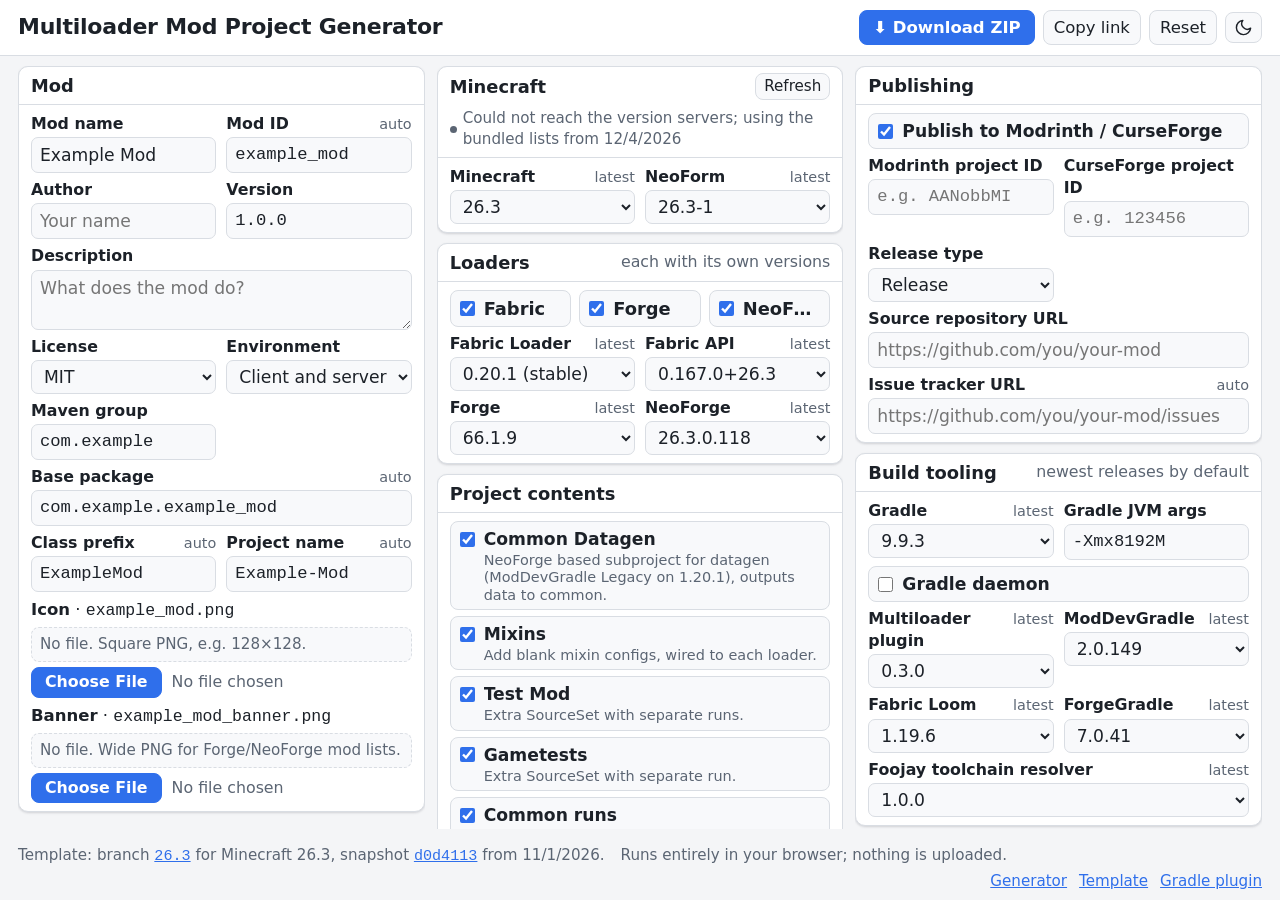
<file: index.html>
<!DOCTYPE html>
<html lang="en">
<head>
<meta charset="utf-8">
<meta name="viewport" content="width=device-width, initial-scale=1">
<title>Multiloader Mod Project Generator</title>
<meta name="description" content="Generate a ready-to-build Minecraft multiloader mod project (Fabric, Forge, NeoForge) from the Morthen-Mods Multiloader-Template.">
<script>
  // runs before the stylesheet applies: stored choice wins, otherwise follow the system
  (function () {
    var stored = null;
    try { stored = localStorage.getItem('modgen.theme'); } catch (e) {}
    var dark = stored ? stored === 'dark' : matchMedia('(prefers-color-scheme: dark)').matches;
    document.documentElement.dataset.theme = dark ? 'dark' : 'light';
  })();
</script>
<link rel="stylesheet" href="css/style.css">
<link rel="icon" href="data:image/svg+xml,%3Csvg xmlns='http://www.w3.org/2000/svg' viewBox='0 0 16 16'%3E%3Crect width='16' height='16' rx='3' fill='%232f6feb'/%3E%3Cpath d='M4 4h8v2H4zm0 3h8v2H4zm0 3h5v2H4z' fill='white'/%3E%3C/svg%3E">
</head>
<body>
<header class="app-header">
  <div class="brand">
    <h1>Multiloader Mod Project Generator</h1>
  </div>
  <div class="toolbar">
    <button type="button" class="btn primary" id="btn-download">⬇ Download ZIP</button>
    <button type="button" class="btn small" id="btn-share" title="Copy a link that restores this configuration">Copy link</button>
    <button type="button" class="btn small" id="btn-reset" title="Back to the defaults">Reset</button>
    <button type="button" class="btn small icon" id="btn-theme" aria-label="Switch between light and dark mode">
      <svg class="i-moon" viewBox="0 0 24 24" aria-hidden="true"><path d="M21 12.8A9 9 0 1 1 11.2 3a7 7 0 0 0 9.8 9.8z"/></svg>
      <svg class="i-sun" viewBox="0 0 24 24" aria-hidden="true"><circle cx="12" cy="12" r="4.2"/><path d="M12 2.2v2M12 19.8v2M4.9 4.9l1.4 1.4M17.7 17.7l1.4 1.4M2.2 12h2M19.8 12h2M4.9 19.1l1.4-1.4M17.7 6.3l1.4-1.4"/></svg>
    </button>
  </div>
</header>

<form class="app-main" id="config-form" autocomplete="off" onsubmit="return false">

  <!-- ───────────────── column 1: the mod itself ───────────────── -->
  <div class="col">
    <section class="card">
      <div class="card-head">Mod</div>
      <div class="card-body">
        <div class="field">
          <label for="f-modName">Mod name</label>
          <input type="text" id="f-modName" data-key="modName" placeholder="Example Mod" title="Display name shown in mod lists.">
          <div class="error" data-error-for="modName"></div>
        </div>
        <div class="field">
          <label for="f-modId">Mod ID <span class="auto" data-auto-label="modId">auto</span></label>
          <div class="with-button">
            <input type="text" id="f-modId" class="mono" data-key="modId" data-auto="modId" placeholder="example_mod" spellcheck="false" title="Lowercase letters, digits, underscores. Used for namespaces, resource file names and the package.">
            <button type="button" class="reset-auto" data-reset-auto="modId" title="Derive from mod name again">↺</button>
          </div>
          <div class="error" data-error-for="modId"></div>
        </div>
        <div class="field">
          <label for="f-modAuthor">Author</label>
          <input type="text" id="f-modAuthor" data-key="modAuthor" placeholder="Your name">
          <div class="error" data-error-for="modAuthor"></div>
        </div>
        <div class="field">
          <label for="f-version">Version</label>
          <input type="text" id="f-version" class="mono" data-key="version" spellcheck="false" title="Jars are named <mc>-<version>.">
          <div class="error" data-error-for="version"></div>
        </div>
        <div class="field wide">
          <label for="f-modDescription">Description</label>
          <textarea id="f-modDescription" data-key="modDescription" rows="2" placeholder="What does the mod do?"></textarea>
          <div class="error" data-error-for="modDescription"></div>
        </div>
        <div class="field">
          <label for="f-modLicense">License</label>
          <select id="f-modLicense" data-key="modLicense" title="Writes a LICENSE file and the license field of the mod metadata."></select>
          <div class="error" data-error-for="modLicense"></div>
        </div>
        <div class="field">
          <label for="f-modSide">Environment</label>
          <select id="f-modSide" data-key="modSide" title="Where the mod has to be installed. Sets the environment of fabric.mod.json, clientSideOnly / displayTest in the Forge mods.toml and, when publishing, the Modrinth environment and CurseForge client/server tags (withModPublish side)."></select>
          <div class="error" data-error-for="modSide"></div>
        </div>
        <div class="field">
          <label for="f-group">Maven group</label>
          <input type="text" id="f-group" class="mono" data-key="group" placeholder="com.example" spellcheck="false" title="Reverse-domain style, e.g. com.example.">
          <div class="error" data-error-for="group"></div>
        </div>
        <div class="field wide">
          <label for="f-basePackage">Base package <span class="auto" data-auto-label="basePackage">auto</span></label>
          <div class="with-button">
            <input type="text" id="f-basePackage" class="mono" data-key="basePackage" data-auto="basePackage" spellcheck="false" title="Java package for all sources. Defaults to <group>.<mod id>.">
            <button type="button" class="reset-auto" data-reset-auto="basePackage" title="Derive from group and mod ID again">↺</button>
          </div>
          <div class="error" data-error-for="basePackage"></div>
        </div>
        <div class="field">
          <label for="f-classPrefix">Class prefix <span class="auto" data-auto-label="classPrefix">auto</span></label>
          <div class="with-button">
            <input type="text" id="f-classPrefix" class="mono" data-key="classPrefix" data-auto="classPrefix" spellcheck="false" title="Names the classes <Prefix>Mod, <Prefix>Provider, <Prefix>Test.">
            <button type="button" class="reset-auto" data-reset-auto="classPrefix" title="Derive from mod name again">↺</button>
          </div>
          <div class="error" data-error-for="classPrefix"></div>
        </div>
        <div class="field">
          <label for="f-rootProjectName">Project name <span class="auto" data-auto-label="rootProjectName">auto</span></label>
          <div class="with-button">
            <input type="text" id="f-rootProjectName" class="mono" data-key="rootProjectName" data-auto="rootProjectName" spellcheck="false" title="Gradle root project name; also the name of the downloaded ZIP.">
            <button type="button" class="reset-auto" data-reset-auto="rootProjectName" title="Derive from mod name again">↺</button>
          </div>
          <div class="error" data-error-for="rootProjectName"></div>
        </div>
        <div class="asset wide">
          <label for="f-icon"><strong>Icon</strong> · <span class="mono" data-asset-name="icon"></span></label>
          <div class="drop">
            <img data-asset-preview="icon" alt="" hidden>
            <div class="meta" data-asset-meta="icon">No file. Square PNG, e.g. 128×128.</div>
            <button type="button" class="remove" data-asset-remove="icon" hidden>Remove</button>
          </div>
          <input type="file" id="f-icon" accept="image/png" data-asset="icon">
        </div>
        <div class="asset wide">
          <label for="f-banner"><strong>Banner</strong> · <span class="mono" data-asset-name="banner"></span></label>
          <div class="drop">
            <img data-asset-preview="banner" alt="" hidden>
            <div class="meta" data-asset-meta="banner">No file. Wide PNG for Forge/NeoForge mod lists.</div>
            <button type="button" class="remove" data-asset-remove="banner" hidden>Remove</button>
          </div>
          <input type="file" id="f-banner" accept="image/png" data-asset="banner">
        </div>
      </div>
    </section>
  </div>

  <!-- ───────────────── column 2: what the mod targets and contains ───────────────── -->
  <div class="col">
    <section class="card" id="versions-card">
      <div class="card-head">
        <span>Minecraft</span>
        <button type="button" class="btn tiny" id="btn-refresh-versions" title="Fetch the version lists again">Refresh</button>
        <span class="versions-status loading" id="versions-status">
          <span class="dot"></span><span id="versions-status-text">Loading version lists…</span>
        </span>
      </div>
      <div class="card-body">
        <div class="field">
          <label for="f-minecraftVersion">Minecraft <span class="auto" data-auto-label="minecraftVersion" data-auto-word="latest">latest</span></label>
          <div class="select-custom">
            <div class="with-button"><select id="f-minecraftVersion" data-key="minecraftVersion" data-versions="minecraftVersion" title="Releases from 1.20.1 on, as supported by the multiloader plugin. Choosing a version selects the newest matching loader builds; the plugin picks the Java version (17, 21 or 25)."></select><button type="button" class="reset-auto" data-reset-auto="minecraftVersion" title="Use the newest version again">↺</button></div>
            <input type="text" class="mono" data-custom-for="minecraftVersion" placeholder="e.g. 1.21.1" spellcheck="false" hidden>
          </div>
          <div class="error" data-error-for="minecraftVersion"></div>
        </div>
        <div class="field" data-show-if="needsNeoform">
          <label for="f-neoformVersion">NeoForm <span class="auto" data-auto-label="neoformVersion" data-auto-word="latest">latest</span></label>
          <div class="select-custom">
            <div class="with-button"><select id="f-neoformVersion" data-key="neoformVersion" data-versions="neoformVersion" title="Used by the common project. Not on Minecraft 1.20.1, where it compiles against MCP."></select><button type="button" class="reset-auto" data-reset-auto="neoformVersion" title="Use the newest version again">↺</button></div>
            <input type="text" class="mono" data-custom-for="neoformVersion" placeholder="e.g. 26.3-1" spellcheck="false" hidden>
          </div>
          <div class="help" data-versions-note="neoformVersion" hidden></div>
          <div class="error" data-error-for="neoformVersion"></div>
        </div>
        <div class="note warn wide" data-template-note hidden></div>
      </div>
    </section>

    <section class="card">
      <div class="card-head">Loaders <span class="hint">each with its own versions</span></div>
      <div class="card-body">
        <div class="loader-grid wide">
          <label class="loader-chip" data-chip="fabric">
            <input type="checkbox" data-key="loaders.fabric">
            <span class="name">Fabric</span>
            <span class="ver unsupported-note" data-unsupported-note="fabric" hidden></span>
          </label>
          <label class="loader-chip" data-chip="forge">
            <input type="checkbox" data-key="loaders.forge">
            <span class="name">Forge</span>
            <span class="ver unsupported-note" data-unsupported-note="forge" hidden></span>
          </label>
          <label class="loader-chip" data-chip="neoforge">
            <input type="checkbox" data-key="loaders.neoforge">
            <span class="name">NeoForge</span>
            <span class="ver unsupported-note" data-unsupported-note="neoforge" hidden></span>
          </label>
          <div class="loader-error error" data-error-for="loaders"></div>
        </div>

        <div class="field" data-show-if="loaders.fabric">
          <label for="f-fabricLoaderVersion">Fabric Loader <span class="auto" data-auto-label="fabricLoaderVersion" data-auto-word="latest">latest</span></label>
          <div class="select-custom">
            <div class="with-button"><select id="f-fabricLoaderVersion" data-key="fabricLoaderVersion" data-versions="fabricLoaderVersion" title="Independent of the Minecraft version."></select><button type="button" class="reset-auto" data-reset-auto="fabricLoaderVersion" title="Use the newest version again">↺</button></div>
            <input type="text" class="mono" data-custom-for="fabricLoaderVersion" placeholder="e.g. 0.20.1" spellcheck="false" hidden>
          </div>
          <div class="help" data-versions-note="fabricLoaderVersion" hidden></div>
          <div class="error" data-error-for="fabricLoaderVersion"></div>
        </div>
        <div class="field" data-show-if="loaders.fabric">
          <label for="f-fabricApiVersion">Fabric API <span class="auto" data-auto-label="fabricApiVersion" data-auto-word="latest">latest</span></label>
          <div class="select-custom">
            <div class="with-button"><select id="f-fabricApiVersion" data-key="fabricApiVersion" data-versions="fabricApiVersion"></select><button type="button" class="reset-auto" data-reset-auto="fabricApiVersion" title="Use the newest version again">↺</button></div>
            <input type="text" class="mono" data-custom-for="fabricApiVersion" placeholder="e.g. 0.116.7+1.21.1" spellcheck="false" hidden>
          </div>
          <div class="help" data-versions-note="fabricApiVersion" hidden></div>
          <div class="error" data-error-for="fabricApiVersion"></div>
        </div>
        <div class="field" data-show-if="loaders.forge">
          <label for="f-forgeVersion">Forge <span class="auto" data-auto-label="forgeVersion" data-auto-word="latest">latest</span></label>
          <div class="select-custom">
            <div class="with-button"><select id="f-forgeVersion" data-key="forgeVersion" data-versions="forgeVersion"></select><button type="button" class="reset-auto" data-reset-auto="forgeVersion" title="Use the newest version again">↺</button></div>
            <input type="text" class="mono" data-custom-for="forgeVersion" placeholder="e.g. 66.1.2" spellcheck="false" hidden>
          </div>
          <div class="help" data-versions-note="forgeVersion" hidden></div>
          <div class="error" data-error-for="forgeVersion"></div>
        </div>
        <div class="field" data-show-if="needsNeoforge">
          <label for="f-neoforgeVersion">NeoForge <span class="auto" data-auto-label="neoforgeVersion" data-auto-word="latest">latest</span></label>
          <div class="select-custom">
            <div class="with-button"><select id="f-neoforgeVersion" data-key="neoforgeVersion" data-versions="neoforgeVersion" title="Also used by the datagen module."></select><button type="button" class="reset-auto" data-reset-auto="neoforgeVersion" title="Use the newest version again">↺</button></div>
            <input type="text" class="mono" data-custom-for="neoforgeVersion" placeholder="e.g. 21.1.265" spellcheck="false" hidden>
          </div>
          <div class="help" data-versions-note="neoforgeVersion" hidden></div>
          <div class="error" data-error-for="neoforgeVersion"></div>
        </div>
      </div>
    </section>

    <section class="card">
      <div class="card-head">Project contents</div>
      <div class="card-body">
        <label class="toggle wide">
          <input type="checkbox" data-key="datagen">
          <span class="t-label">Common Datagen</span>
          <span class="t-desc">NeoForge based subproject for datagen (ModDevGradle Legacy on 1.20.1), outputs data to common.</span>
          <span class="t-note unsupported-note" data-unsupported-note="datagen" hidden></span>
        </label>
        <label class="toggle wide">
          <input type="checkbox" data-key="mixins">
          <span class="t-label">Mixins</span>
          <span class="t-desc">Add blank mixin configs, wired to each loader.</span>
        </label>
        <label class="toggle wide">
          <input type="checkbox" data-key="testmod">
          <span class="t-label">Test Mod</span>
          <span class="t-desc">Extra SourceSet with separate runs.</span>
        </label>
        <label class="toggle wide">
          <input type="checkbox" data-key="gametest">
          <span class="t-label">Gametests</span>
          <span class="t-desc">Extra SourceSet with separate run.</span>
        </label>
        <label class="toggle wide">
          <input type="checkbox" data-key="commonRunDirectory">
          <span class="t-label">Common runs</span>
          <span class="t-desc">Game directories of all loaders live in common/runs.</span>
        </label>
      </div>
    </section>
  </div>

  <!-- ───────────────── column 3: output ───────────────── -->
  <div class="col">

    <section class="card">
      <div class="card-head">Publishing</div>
      <div class="card-body">
        <label class="toggle wide" title="Uploads to Modrinth and CurseForge through the plugin's withModPublish (./gradlew publishMods). A platform is used once its project ID is set; API tokens come from the MODRINTH_API / CURSEFORGE_API environment variables.">
          <input type="checkbox" data-key="modPublish">
          <span class="t-label">Publish to Modrinth / CurseForge</span>
        </label>
        <div class="field" data-show-if="modPublish">
          <label for="f-modrinthId">Modrinth project ID</label>
          <input type="text" id="f-modrinthId" class="mono" data-key="modrinthId" placeholder="e.g. AANobbMI" spellcheck="false">
        </div>
        <div class="field" data-show-if="modPublish">
          <label for="f-curseforgeId">CurseForge project ID</label>
          <input type="text" id="f-curseforgeId" class="mono" data-key="curseforgeId" placeholder="e.g. 123456" spellcheck="false">
        </div>
        <div class="field" data-show-if="modPublish">
          <label for="f-releaseType">Release type</label>
          <select id="f-releaseType" data-key="releaseType" title="Release channel of the uploads (withModPublish type)."></select>
          <div class="error" data-error-for="releaseType"></div>
        </div>
        <div class="field wide">
          <label for="f-sourcesUrl">Source repository URL</label>
          <input type="text" id="f-sourcesUrl" data-key="sourcesUrl" placeholder="https://github.com/you/your-mod" spellcheck="false">
          <div class="error" data-error-for="sourcesUrl"></div>
        </div>
        <div class="field wide">
          <label for="f-issuesUrl">Issue tracker URL <span class="auto" data-auto-label="issuesUrl">auto</span></label>
          <div class="with-button">
            <input type="text" id="f-issuesUrl" data-key="issuesUrl" data-auto="issuesUrl" placeholder="https://github.com/you/your-mod/issues" spellcheck="false">
            <button type="button" class="reset-auto" data-reset-auto="issuesUrl" title="Derive from the source URL again">↺</button>
          </div>
          <div class="error" data-error-for="issuesUrl"></div>
        </div>
      </div>
    </section>

    <section class="card">
      <div class="card-head">Build tooling <span class="hint">newest releases by default</span></div>
      <div class="card-body">
        <div class="field">
          <label for="f-gradleVersion">Gradle <span class="auto" data-auto-label="gradleVersion" data-auto-word="latest">latest</span></label>
          <div class="select-custom">
            <div class="with-button"><select id="f-gradleVersion" data-key="gradleVersion" data-versions="gradleVersion" title="Wrapper distribution version."></select><button type="button" class="reset-auto" data-reset-auto="gradleVersion" title="Use the newest version again">↺</button></div>
            <input type="text" class="mono" data-custom-for="gradleVersion" placeholder="e.g. 9.8.1" spellcheck="false" hidden>
          </div>
          <div class="help" data-versions-note="gradleVersion" hidden></div>
          <div class="error" data-error-for="gradleVersion"></div>
        </div>
        <div class="field">
          <label for="f-jvmArgs">Gradle JVM args</label>
          <input type="text" id="f-jvmArgs" class="mono" data-key="jvmArgs" spellcheck="false" title="org.gradle.jvmargs">
        </div>
        <label class="toggle wide" title="org.gradle.daemon - the template disables it.">
          <input type="checkbox" data-key="gradleDaemon">
          <span class="t-label">Gradle daemon</span>
        </label>
        <div class="field">
          <label for="f-multiloaderPluginVersion">Multiloader plugin <span class="auto" data-auto-label="multiloaderPluginVersion" data-auto-word="latest">latest</span></label>
          <div class="select-custom">
            <div class="with-button"><select id="f-multiloaderPluginVersion" data-key="multiloaderPluginVersion" data-versions="multiloaderPluginVersion" title="0.2.0 or newer: the generated build scripts use its multiloaderSettings DSL."></select><button type="button" class="reset-auto" data-reset-auto="multiloaderPluginVersion" title="Use the newest version again">↺</button></div>
            <input type="text" class="mono" data-custom-for="multiloaderPluginVersion" placeholder="e.g. 0.2.0" spellcheck="false" hidden>
          </div>
          <div class="help" data-versions-note="multiloaderPluginVersion" hidden></div>
          <div class="error" data-error-for="multiloaderPluginVersion"></div>
        </div>
        <div class="field">
          <label for="f-moddevVersion">ModDevGradle <span class="auto" data-auto-label="moddevVersion" data-auto-word="latest">latest</span></label>
          <div class="select-custom">
            <div class="with-button"><select id="f-moddevVersion" data-key="moddevVersion" data-versions="moddevVersion" title="Always required (the common project uses it)."></select><button type="button" class="reset-auto" data-reset-auto="moddevVersion" title="Use the newest version again">↺</button></div>
            <input type="text" class="mono" data-custom-for="moddevVersion" placeholder="e.g. 2.0.148" spellcheck="false" hidden>
          </div>
          <div class="help" data-versions-note="moddevVersion" hidden></div>
          <div class="error" data-error-for="moddevVersion"></div>
        </div>
        <div class="field" data-show-if="loaders.fabric">
          <label for="f-loomVersion">Fabric Loom <span class="auto" data-auto-label="loomVersion" data-auto-word="latest">latest</span></label>
          <div class="select-custom">
            <div class="with-button"><select id="f-loomVersion" data-key="loomVersion" data-versions="loomVersion"></select><button type="button" class="reset-auto" data-reset-auto="loomVersion" title="Use the newest version again">↺</button></div>
            <input type="text" class="mono" data-custom-for="loomVersion" placeholder="e.g. 1.19.3" spellcheck="false" hidden>
          </div>
          <div class="help" data-versions-note="loomVersion" hidden></div>
          <div class="error" data-error-for="loomVersion"></div>
        </div>
        <div class="field" data-show-if="loaders.forge">
          <label for="f-forgeGradleVersion">ForgeGradle <span class="auto" data-auto-label="forgeGradleVersion" data-auto-word="latest">latest</span></label>
          <div class="select-custom">
            <div class="with-button"><select id="f-forgeGradleVersion" data-key="forgeGradleVersion" data-versions="forgeGradleVersion"></select><button type="button" class="reset-auto" data-reset-auto="forgeGradleVersion" title="Use the newest version again">↺</button></div>
            <input type="text" class="mono" data-custom-for="forgeGradleVersion" placeholder="e.g. [7.0.30, 8)" spellcheck="false" hidden>
          </div>
          <div class="help" data-versions-note="forgeGradleVersion" hidden></div>
          <div class="error" data-error-for="forgeGradleVersion"></div>
        </div>
        <div class="field wide">
          <label for="f-foojayVersion">Foojay toolchain resolver <span class="auto" data-auto-label="foojayVersion" data-auto-word="latest">latest</span></label>
          <div class="select-custom">
            <div class="with-button"><select id="f-foojayVersion" data-key="foojayVersion" data-versions="foojayVersion"></select><button type="button" class="reset-auto" data-reset-auto="foojayVersion" title="Use the newest version again">↺</button></div>
            <input type="text" class="mono" data-custom-for="foojayVersion" placeholder="e.g. 1.0.0" spellcheck="false" hidden>
          </div>
          <div class="help" data-versions-note="foojayVersion" hidden></div>
          <div class="error" data-error-for="foojayVersion"></div>
        </div>
      </div>
    </section>
  </div>
</form>

<footer class="app-footer">
  <span id="snapshot-info"></span>
  <span>Runs entirely in your browser; nothing is uploaded.</span>
  <nav class="links">
    <a href="https://github.com/Morthen-Mods/Multiloader-Template-Generator" target="_blank" rel="noopener">Generator</a>
    <a id="link-template" href="https://github.com/Morthen-Mods/Multiloader-Template" target="_blank" rel="noopener">Template</a>
    <a href="https://github.com/Morthen-Mods/multiloader-gradle-plugin" target="_blank" rel="noopener">Gradle plugin</a>
  </nav>
</footer>
<div class="toast" id="toast"></div>

<script src="vendor/jszip.min.js"></script>
<script src="js/templates/manifest.js"></script>
<script src="js/templates/licenses.js"></script>
<script src="js/generator.js"></script>
<script src="js/versions-data.js"></script>
<script src="js/versions.js"></script>
<script src="js/app.js"></script>
</body>
</html>
</file>
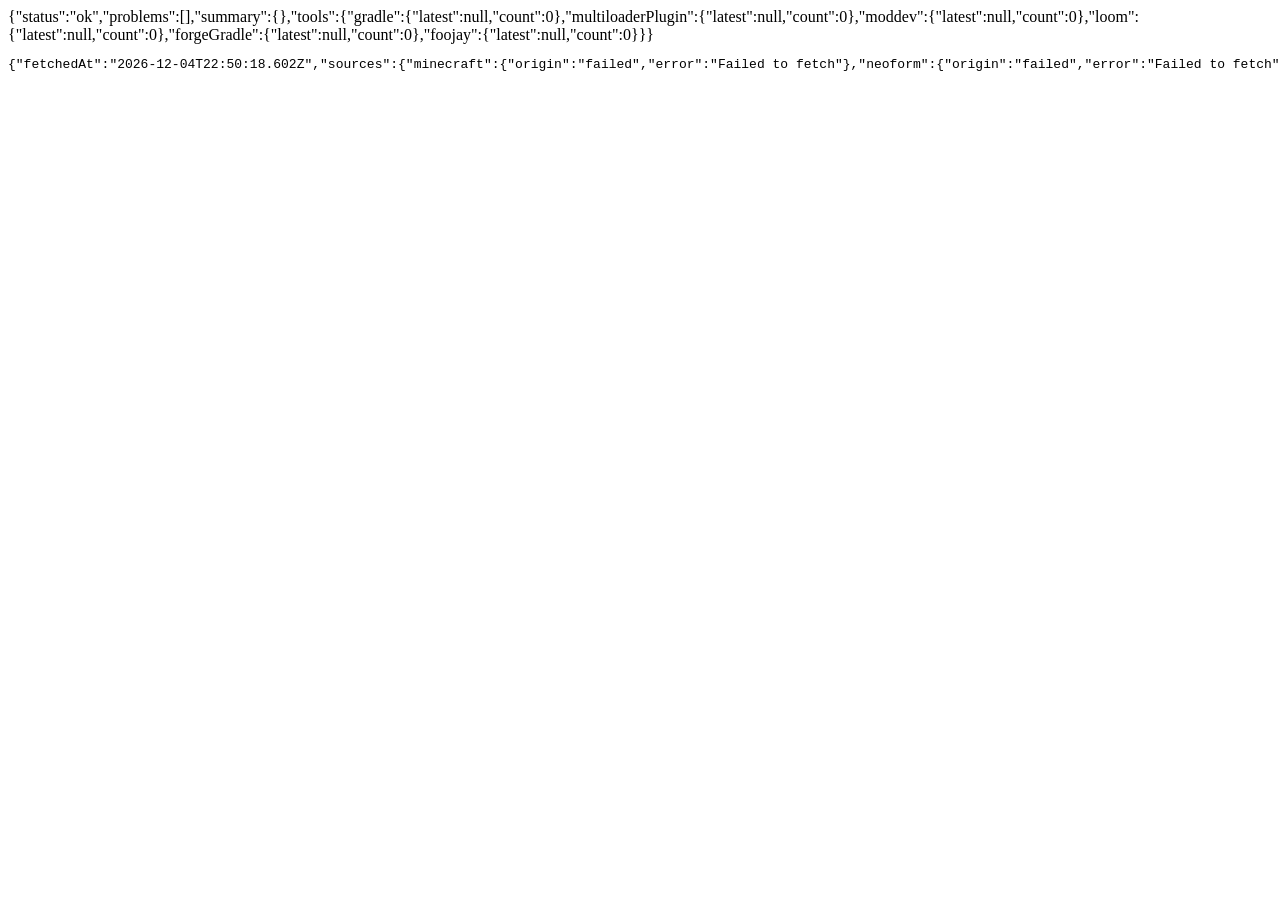
<file: scripts/versions-dump.html>
<!DOCTYPE html>
<html lang="en">
<head>
<meta charset="utf-8">
<title>version catalog dump</title>
<script src="../js/versions.js"></script>
</head>
<body>
<!-- Opened headless by scripts/bake-versions.py: fetches the live catalog, resolves Mod Menu
     for every release, and prints the JSON into #out. -->
<div id="status"></div>
<pre id="out"></pre>
<script>
(async function () {
  const statusEl = document.getElementById('status');
  try {
    const data = await VersionCatalog.fetchLive({ timeoutMs: 30000 });
    const catalog = new VersionCatalog.Catalog(data);
    const problems = [];
    for (const mc of catalog.minecraftVersions()) {
      try { await catalog.modMenuFor(mc.id); } catch (e) { problems.push(`modmenu ${mc.id}: ${e.message}`); }
    }
    const summary = {};
    for (const mc of catalog.minecraftVersions()) {
      const m = catalog.forMinecraft(mc.id);
      summary[mc.id] = {
        neoform: m.neoform[0] || null, neoforge: m.neoforge[0] || null, forge: m.forge[0] || null,
        fabricApi: m.fabricApi[0] || null, fabricLoader: catalog.latestFabricLoader() || null,
        modMenu: ((data.modMenu[mc.id] || [])[0] || {}).version || null,
      };
    }
    const tools = {};
    for (const [k, list] of Object.entries(catalog.tools())) tools[k] = { latest: list[0] || null, count: list.length };
    document.getElementById('out').textContent = JSON.stringify(catalog.data);
    statusEl.textContent = JSON.stringify({ status: 'ok', problems, summary, tools });
  } catch (e) {
    statusEl.textContent = JSON.stringify({ status: 'error', message: String(e && e.message || e) });
  }
})();
</script>
</body>
</html>
</file>
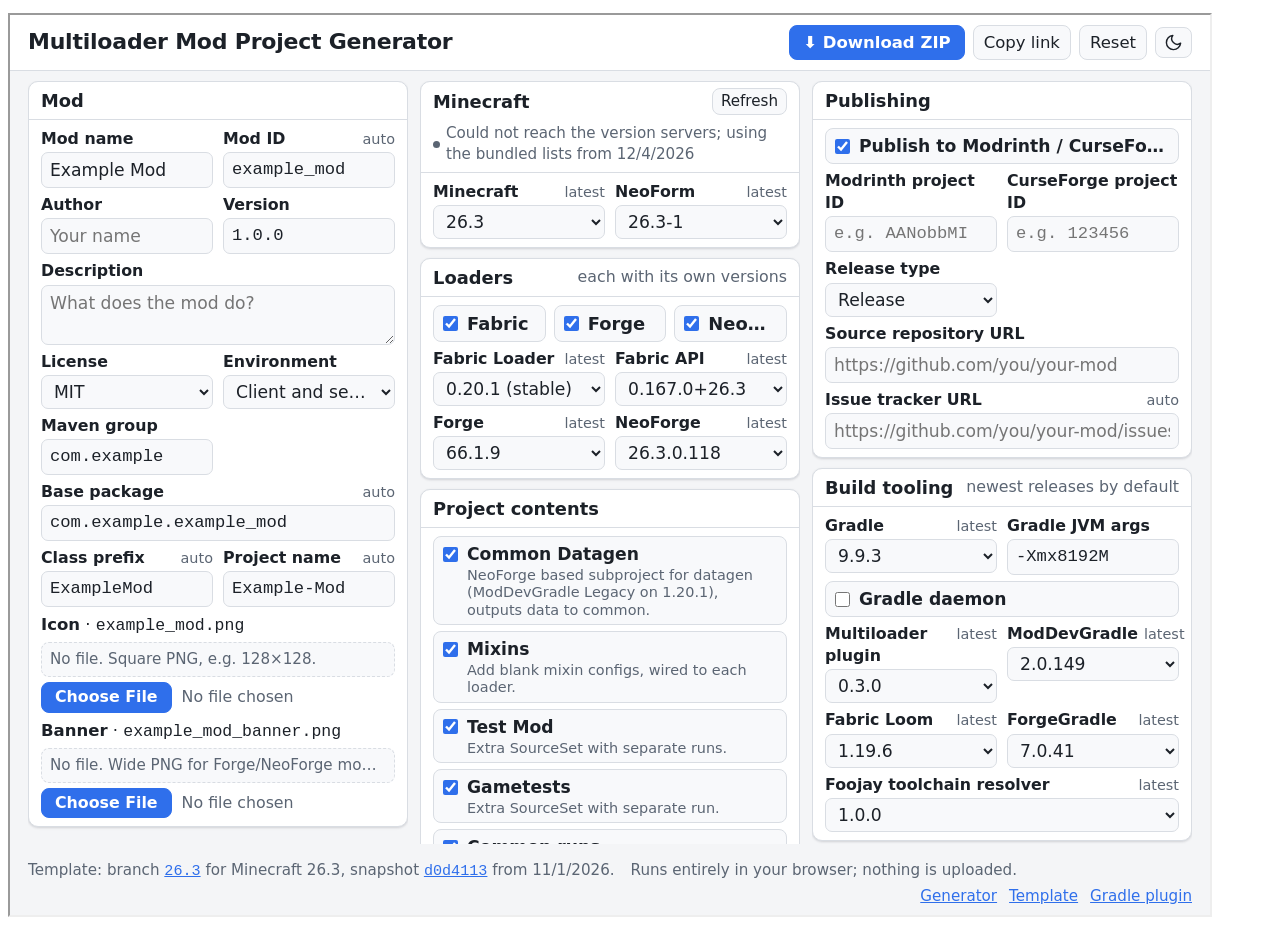
<file: tests/ui-driver.html>
<!DOCTYPE html>
<html lang="en">
<head>
<meta charset="utf-8">
<title>UI interaction check</title>
</head>
<body>
<!--
  Loads ../index.html in an iframe and drives it like a user would:
  wait for the version catalog, switch the Minecraft version (including the obfuscated 1.21.x line
  and legacy 1.20.1), use "Custom…", and record what the form ended up with.
  Run by tests/run_ui_check.py (needs --allow-file-access-from-files).
-->
<div id="status"></div>
<pre id="out"></pre>
<iframe id="app" src="../index.html" style="width:1200px;height:900px"></iframe>
<script>
(async function () {
  const statusEl = document.getElementById('status');
  const results = { steps: [] };
  const sleep = (ms) => new Promise((r) => setTimeout(r, ms));
  try {
    const frame = document.getElementById('app');
    const waitFor = async (pred, label, ms = 40000) => {
      const t0 = Date.now();
      while (Date.now() - t0 < ms) { let ok = false; try { ok = pred(); } catch (e) { ok = false; } if (ok) return true; await sleep(100); }
      throw new Error('timeout waiting for ' + label);
    };
    // the iframe starts out as about:blank; wait until the real app document is in place
    await waitFor(() => frame.contentDocument && frame.contentDocument.getElementById('versions-status') && frame.contentWindow.ModGenApp && frame.contentWindow.ModGenApp.getFiles().length > 0, 'app document');
    const app = () => frame.contentWindow.ModGenApp;
    const doc = frame.contentDocument;
    const $ = (sel) => doc.querySelector(sel);
    const val = (id) => {
      const el = $('#' + id);
      if (!el) return null;
      if (el.value !== '__custom__') return el.value;
      const wrap = el.closest('.select-custom');
      const input = wrap && wrap.querySelector('[data-custom-for]');
      return input ? input.value : el.value;
    };
    const options = (id) => Array.from($('#' + id).options).map((o) => o.value).filter((v) => v !== '__custom__');
    const setSelect = (id, value) => { const el = $('#' + id); el.value = value; el.dispatchEvent(new Event('change', { bubbles: true })); };

    await waitFor(() => /live|error/.test($('#versions-status').className), 'catalog');
    results.statusText = $('#versions-status-text').textContent;
    results.initial = { mc: val('f-minecraftVersion'), java: String(app().getConfig().javaVersion), neoform: val('f-neoformVersion'), neoforge: val('f-neoforgeVersion'), forge: val('f-forgeVersion'), fabricApi: val('f-fabricApiVersion'), fabricLoader: val('f-fabricLoaderVersion'), modMenu: app().getConfig().modMenuVersion };
    results.mcOptions = options('f-minecraftVersion');
    results.apiCounts = {};
    for (const id of ['neoformVersion', 'neoforgeVersion', 'forgeVersion', 'fabricApiVersion', 'fabricLoaderVersion']) results.apiCounts[id] = options('f-' + id).length;
    results.neoforgeHasBeta = options('f-neoforgeVersion').some((v) => /-beta/i.test(v));
    results.templateInitial = app().getTemplate();
    results.initialFirst = { neoform: options('f-neoformVersion')[0], neoforge: options('f-neoforgeVersion')[0], forge: options('f-forgeVersion')[0], fabricApi: options('f-fabricApiVersion')[0] };

    // A Minecraft version that just became "newest" can briefly lack full loader support upstream
    // (no Forge build yet, NeoForge stuck on a beta, ...). That's a timing gap, not an app bug, so
    // re-check the "starts on the newest build" invariants one Minecraft version back when it happens.
    const captureReference = () => ({
      loaderFields: { neoform: val('f-neoformVersion'), neoforge: val('f-neoforgeVersion'), forge: val('f-forgeVersion'), fabricApi: val('f-fabricApiVersion'), fabricLoader: val('f-fabricLoaderVersion') },
      apiCounts: Object.fromEntries(['neoformVersion', 'neoforgeVersion', 'forgeVersion', 'fabricApiVersion', 'fabricLoaderVersion'].map((id) => [id, options('f-' + id).length])),
      neoforgeHasBeta: options('f-neoforgeVersion').some((v) => /-beta/i.test(v)),
      initialFirst: { neoform: options('f-neoformVersion')[0], neoforge: options('f-neoforgeVersion')[0], forge: options('f-forgeVersion')[0], fabricApi: options('f-fabricApiVersion')[0] },
    });
    const isIncomplete = (ref) => Object.values(ref.apiCounts).some((c) => c === 0) || (ref.neoforgeHasBeta && !options('f-neoforgeVersion').some((v) => !/-beta/i.test(v)));
    const originalMc = results.initial.mc;
    let reference = { mc: originalMc, ...captureReference() };
    if (isIncomplete(reference) && results.mcOptions[1]) {
      const prevMc = results.mcOptions[1];
      setSelect('f-minecraftVersion', prevMc);
      await waitFor(() => val('f-minecraftVersion') === prevMc && val('f-neoformVersion') && val('f-neoformVersion').startsWith(prevMc + '-'), 'loader fields for ' + prevMc);
      reference = { mc: prevMc, ...captureReference() };
      setSelect('f-minecraftVersion', originalMc);
      await waitFor(() => val('f-minecraftVersion') === originalMc, 'restore to ' + originalMc);
    }
    results.referenceMc = reference.mc;
    results.referenceFellBack = reference.mc !== originalMc;
    results.referenceLoaderFields = reference.loaderFields;
    results.referenceApiCounts = reference.apiCounts;
    results.referenceNeoforgeHasBeta = reference.neoforgeHasBeta;
    results.referenceInitialFirst = reference.initialFirst;

    results.duplicateOptions = {};
    for (const sel of Array.from(doc.querySelectorAll('select[data-versions]'))) {
      const vals = Array.from(sel.options).map((o) => o.value);
      const dups = vals.filter((v, i) => vals.indexOf(v) !== i);
      if (dups.length) results.duplicateOptions[sel.id] = dups;
    }
    results.pluginOptions = options('f-multiloaderPluginVersion');
    results.tools = {};
    for (const id of ['gradleVersion', 'multiloaderPluginVersion', 'moddevVersion', 'loomVersion', 'forgeGradleVersion', 'foojayVersion']) {
      results.tools[id] = { value: val('f-' + id), count: options('f-' + id).length, first: options('f-' + id)[0] || null };
    }

    // 1. switch Minecraft to 26.1.2 -> dependent fields jump to the newest 26.1.2 builds
    setSelect('f-minecraftVersion', '26.1.2');
    await waitFor(() => val('f-neoformVersion') && val('f-neoformVersion').startsWith('26.1.2-'), 'neoform for 26.1.2');
    await waitFor(() => { const v = app().getConfig().modMenuVersion; return v && v !== results.initial.modMenu; }, 'mod menu for 26.1.2');
    results.after26_1_2 = { mc: val('f-minecraftVersion'), java: String(app().getConfig().javaVersion), neoform: val('f-neoformVersion'), neoforge: val('f-neoforgeVersion'), forge: val('f-forgeVersion'), fabricApi: val('f-fabricApiVersion'), fabricLoader: val('f-fabricLoaderVersion'), modMenu: app().getConfig().modMenuVersion, neoforgeOptions: options('f-neoforgeVersion').length, forgeOptions: options('f-forgeVersion').length };
    await waitFor(() => app().getConfig().minecraftVersion === '26.1.2', 'config update');
    results.configAfterSwitch = app().getConfig().minecraftVersion;
    // 26.1.2 switches to the template the manifest assigns to it: its own branch, or else the 26.1 line
    const expected26_1_2 = frame.contentWindow.ModGen.resolveTemplate(frame.contentWindow.TEMPLATE_MANIFEST, '26.1.2').entry;
    results.expectedTemplateFor26_1_2 = { branch: expected26_1_2.branch, minecraftVersion: expected26_1_2.minecraftVersion };
    await waitFor(() => app().getTemplate().branch === expected26_1_2.branch, 'template switch for 26.1.2');
    results.templateFor26_1_2 = app().getTemplate();
    results.footer = $('#snapshot-info').textContent;
    results.propsAfterSwitch = app().getFiles().length;

    const chips = () => {
      const o = {};
      for (const l of ['fabric', 'forge', 'neoforge']) { const el = $(`[data-key="loaders.${l}"]`); o[l] = { checked: el.checked, disabled: el.disabled }; }
      const dg = $('[data-key="datagen"]'); o.datagen = { checked: dg.checked, disabled: dg.disabled };
      return o;
    };
    const fileText = (path) => (app().getFiles().find((f) => f.path === path) || {}).text || '';
    const templateNote = () => { const el = $('[data-template-note]'); return el && !el.hidden ? el.textContent : ''; };
    results.templateNoteInitial = templateNote();

    // 2. an obfuscated version without a template of its own: 1.21.1
    setSelect('f-minecraftVersion', '1.21.1');
    await waitFor(() => (val('f-neoformVersion') || '').startsWith('1.21.1-'), 'neoform for 1.21.1');
    await waitFor(() => app().getTemplate() && templateNote() !== '', 'template note for 1.21.1');
    await waitFor(() => /"modImplementation"\("com\.terraformersmc:modmenu:/.test(fileText('fabric/build.gradle.kts')), 'fabric build for 1.21.1');
    results.v1_21_1 = { neoform: val('f-neoformVersion'), neoforge: val('f-neoforgeVersion'), forge: val('f-forgeVersion'), fabricApi: val('f-fabricApiVersion'),
      java: String(app().getConfig().javaVersion), covered: app().isTemplateCovered(), note: templateNote(), template: app().getTemplate(),
      fabricBuild: fileText('fabric/build.gradle.kts'), chips: chips() };

    // 3. legacy 1.20.1: no NeoForge, no NeoForm, the datagen project stays available (ModDevGradle Legacy)
    setSelect('f-minecraftVersion', '1.20.1');
    await waitFor(() => (val('f-forgeVersion') || '').startsWith('47.') && app().getConfig().minecraftVersion === '1.20.1', 'forge for 1.20.1');
    await waitFor(() => /minecraft_version=1\.20\.1/.test(fileText('gradle.properties')), 'gradle.properties for 1.20.1');
    const neoformField = $('#f-neoformVersion').closest('.field');
    const neoforgeField = $('#f-neoforgeVersion').closest('.field');
    results.v1_20_1 = { chips: chips(), java: String(app().getConfig().javaVersion), loaders: app().getConfig().loaders, datagen: app().getConfig().datagen,
      neoformInactive: neoformField.classList.contains('inactive'), neoforgeInactive: neoforgeField.classList.contains('inactive'),
      props: fileText('gradle.properties').split('\n').filter((l) => /^(neoform|neoforge|forge|fabric_api)=/.test(l)),
      errors: app().getErrors().map((e) => e.message), downloadEnabled: !$('#btn-download').disabled };

    // 4. back to 26.2, then "Custom…" on NeoForm shows the text input and takes typed input
    setSelect('f-minecraftVersion', '26.2');
    await sleep(100);
    await waitFor(() => app().getTemplate().minecraftVersion === '26.2', 'template for 26.2');
    results.chipsAfterReturn = chips();
    results.templateBack = app().getTemplate();
    results.templateNoteBack = templateNote();
    setSelect('f-neoformVersion', '__custom__');
    await sleep(50);
    const input = $('[data-custom-for="neoformVersion"]');
    results.customInputVisible = !input.hidden;
    input.value = '26.2-99'; input.dispatchEvent(new Event('input', { bubbles: true }));
    await sleep(300);
    results.customValueInProps = $('#f-neoformVersion').value === '__custom__' && !input.hidden;
    // the generated gradle.properties must carry the custom value
    await waitFor(() => (app().getFiles().find((f) => f.path === 'gradle.properties') || {}).text?.includes('neoform=26.2-99'), 'regenerated gradle.properties');
    const props = app().getFiles().find((f) => f.path === 'gradle.properties');
    results.gradleProperties = props.text.split('\n').filter((l) => /^(minecraft_version|neoform|neoforge|forge|fabric_api|fabric_loader|java_version)=/.test(l));
    results.rootBuild = fileText('build.gradle.kts');
    results.downloadEnabled = !$('#btn-download').disabled;
    results.validation = app().getErrors().map((e) => e.message).join(' ');

    // 5. picking a list entry again leaves custom mode
    setSelect('f-neoformVersion', options('f-neoformVersion')[0]);
    await sleep(50);
    results.leftCustomMode = input.hidden && $('#f-neoformVersion').value === options('f-neoformVersion')[0];

    // 6. pin an older Gradle version, then the reset button returns to the newest one
    const gradleOpts = options('f-gradleVersion');
    setSelect('f-gradleVersion', gradleOpts[2]);
    await sleep(50);
    const pinned = val('f-gradleVersion') === gradleOpts[2] && $('[data-auto-label="gradleVersion"]').textContent === 'custom';
    $('[data-reset-auto="gradleVersion"]').click();
    await sleep(50);
    results.resetToLatest = pinned && val('f-gradleVersion') === gradleOpts[0] && $('[data-auto-label="gradleVersion"]').textContent === 'latest';

    // 7. environment and release type reach the metadata and withModPublish; the release type needs publishing
    setSelect('f-modSide', 'CLIENT_ONLY');
    setSelect('f-releaseType', 'BETA');
    await waitFor(() => /side = ModSide\.CLIENT_ONLY/.test(fileText('build.gradle.kts')), 'withModPublish side');
    results.side = {
      options: options('f-modSide'), releaseOptions: options('f-releaseType'),
      fabricEnvironment: (JSON.parse(fileText('fabric/src/main/resources/fabric.mod.json') || '{}')).environment,
      forgeClientSideOnly: /^clientSideOnly = true$/m.test(fileText('forge/src/main/resources/META-INF/mods.toml')),
      rootBuild: fileText('build.gradle.kts'),
    };
    $('[data-key="modPublish"]').click();
    await waitFor(() => !/withModPublish/.test(fileText('build.gradle.kts')), 'publishing off');
    results.side.releaseTypeDisabled = $('#f-releaseType').disabled;
    results.side.fabricEnvironmentWithoutPublish = (JSON.parse(fileText('fabric/src/main/resources/fabric.mod.json') || '{}')).environment;

    statusEl.textContent = JSON.stringify({ status: 'ok' });
  } catch (e) {
    statusEl.textContent = JSON.stringify({ status: 'error', message: String(e && e.message || e) });
  }
  document.getElementById('out').textContent = JSON.stringify(results, null, 1);
})();
</script>
</body>
</html>
</file>
<file: css/style.css>
:root {
  --bg: #f4f5f7;
  --panel: #ffffff;
  --panel-2: #f8f9fb;
  --border: #d9dde3;
  --text: #1c2128;
  --muted: #5b6573;
  --accent: #2f6feb;
  --accent-text: #ffffff;
  --accent-soft: #e6efff;
  --danger: #c0392b;
  --ok: #1f8a4c;
  --warn: #9a6700;
  --shadow: 0 1px 2px rgba(16, 24, 40, 0.06), 0 1px 3px rgba(16, 24, 40, 0.1);
  --radius: 10px;
  --font: system-ui, -apple-system, "Segoe UI", Roboto, "Helvetica Neue", Arial, sans-serif;
  --mono: ui-monospace, SFMono-Regular, Menlo, Consolas, "Liberation Mono", monospace;
}
/* An inline script in index.html stamps data-theme on <html> before the first paint,
   from the stored choice or from the system setting, so no media query is needed here. */
:root[data-theme="dark"] {
    --bg: #0f1216;
    --panel: #171b21;
    --panel-2: #1d222a;
    --border: #2c333d;
    --text: #e6e9ee;
    --muted: #98a2b3;
    --accent: #5b8def;
    --accent-text: #ffffff;
    --accent-soft: #1b2a45;
    --danger: #ef6a5a;
    --ok: #3ddc84;
    --warn: #e3b341;
    --shadow: 0 1px 2px rgba(0, 0, 0, 0.4);
}
:root { color-scheme: light; }
:root[data-theme="dark"] { color-scheme: dark; }

* { box-sizing: border-box; }
/* author rules such as .field { display: flex } outrank the browser's [hidden] rule,
   so elements toggled with el.hidden would stay visible without this */
[hidden] { display: none !important; }
/* a setting that does not apply to the current configuration: visible, but not editable */
.inactive { opacity: 0.45; }
.inactive, .inactive * { cursor: not-allowed; }
html, body { margin: 0; padding: 0; height: 100%; }
body {
  font-family: var(--font);
  font-size: 17.88px;
  line-height: 1.4;
  color: var(--text);
  background: var(--bg);
  display: flex;
  flex-direction: column;
  height: 100vh;
  overflow: hidden;           /* the page itself never scrolls on desktop; columns scroll if they must */
}
a { color: var(--accent); }
code, .mono { font-family: var(--mono); }
button { font: inherit; color: inherit; }
input, select, textarea { font: inherit; color: inherit; }

/* ---------- header with the actions ---------- */
.app-header {
  flex: none;
  display: flex;
  align-items: center;
  justify-content: space-between;
  gap: 8px 16px;
  padding: 10px 18px;
  background: var(--panel);
  border-bottom: 1px solid var(--border);
}
.brand { min-width: 0; }
.brand h1 { margin: 0; font-size: 22px; font-weight: 650; letter-spacing: -0.01em; white-space: nowrap; }
/* the buttons stay on one line beside the title; when that no longer fits, the whole group
   moves to its own line (breakpoint measured: both sides need about 790px side by side) */
.toolbar { display: flex; align-items: center; gap: 8px; flex-wrap: nowrap; justify-content: flex-end; }
@media (max-width: 820px) {
  .app-header { flex-wrap: wrap; }
  .toolbar { width: 100%; justify-content: flex-start; flex-wrap: wrap; }
}
.toolbar .btn { flex: none; white-space: nowrap; }

.btn {
  display: inline-flex; align-items: center; gap: 6px;
  padding: 7px 13px; border-radius: 8px; border: 1px solid var(--border); background: var(--panel-2); cursor: pointer; font-weight: 600;
}
.btn:hover { border-color: var(--accent); }
.btn.primary { background: var(--accent); color: var(--accent-text); border-color: var(--accent); }
.btn.primary:hover { filter: brightness(1.07); }
.btn.primary.invalid { background: var(--danger); border-color: var(--danger); }
.btn:disabled { opacity: 0.6; cursor: not-allowed; filter: none; }
.btn.small { padding: 5px 10px; font-size: 16.5px; font-weight: 500; }
/* the download button keeps its weight and wider sides, but matches the height of the buttons beside it */
.toolbar .btn.primary { padding: 5px 13px; font-size: 16.5px; }
.btn.tiny { padding: 2px 8px; font-size: 15.13px; font-weight: 500; }
.btn.icon { padding: 5px 8px; line-height: 0; }
.btn.icon svg { width: 19px; height: 19px; display: block; fill: none; stroke: currentColor; stroke-width: 1.8; stroke-linecap: round; stroke-linejoin: round; }
/* show the mode the click would switch to */
.btn.icon .i-sun { display: none; }
:root[data-theme="dark"] .btn.icon .i-sun { display: block; }
:root[data-theme="dark"] .btn.icon .i-moon { display: none; }

/* ---------- three columns of cards ---------- */
.app-main {
  flex: 1;
  min-height: 0;
  display: grid;
  grid-template-columns: repeat(3, minmax(0, 1fr));
  gap: 12px;
  padding: 10px 18px;
  margin: 0;
}
.col { display: flex; flex-direction: column; gap: 10px; min-height: 0; overflow: auto; }
@media (max-width: 1100px) {
  body { height: auto; overflow: auto; }
  .app-main { grid-template-columns: repeat(2, minmax(0, 1fr)); }
  .col { overflow: visible; }
}
@media (max-width: 720px) {
  .app-main { grid-template-columns: 1fr; }
}

.card {
  background: var(--panel);
  border: 1px solid var(--border);
  border-radius: var(--radius);
  box-shadow: var(--shadow);
  flex: none;
}
.card-head {
  padding: 6px 12px;
  font-weight: 600;
  border-bottom: 1px solid var(--border);
  display: flex;
  align-items: center;
  justify-content: space-between;
  gap: 8px;
  flex-wrap: wrap;
}
.card-head .hint { font-weight: 400; color: var(--muted); font-size: 15.82px; }

.card-body { padding: 8px 12px; display: grid; grid-template-columns: 1fr 1fr; gap: 6px 10px; align-content: start; }
.card-body .wide, .card-body .field.wide { grid-column: 1 / -1; }

/* ---------- fields ---------- */
.field { display: flex; flex-direction: column; gap: 2px; min-width: 0; }
.field.sub { padding-left: 22px; }
.field label { font-size: 15.82px; font-weight: 600; display: flex; justify-content: space-between; align-items: baseline; gap: 6px; }
.field label .auto { font-weight: 400; font-size: 14.43px; color: var(--muted); }
.field input[type="text"], .field select, .field textarea, .select-custom input[type="text"] {
  width: 100%;
  padding: 5px 8px;
  border: 1px solid var(--border);
  border-radius: 7px;
  background: var(--panel-2);
  outline: none;
  min-width: 0;
  font-size: 17.18px;
}
.field input:focus, .field select:focus, .field textarea:focus, .select-custom input:focus { border-color: var(--accent); box-shadow: 0 0 0 3px var(--accent-soft); }
.field.invalid input, .field.invalid select { border-color: var(--danger); }
.field textarea { resize: vertical; min-height: 38px; }
.field .help { font-size: 15.13px; color: var(--muted); }
.card-body .note { font-size: 15.13px; line-height: 1.3; }
.note.warn { color: var(--warn); }
.field .error { font-size: 15.13px; color: var(--danger); }
.field .error:empty { display: none; }
.field .with-button { display: flex; gap: 5px; }
.field .with-button input, .field .with-button select { flex: 1; }
/* long ids such as NeoForm's "1.21.1-20240808.144430" stay on one line */
.field select { white-space: nowrap; overflow: hidden; text-overflow: ellipsis; }
.field .reset-auto { border: 1px solid var(--border); background: var(--panel-2); border-radius: 7px; padding: 0 8px; cursor: pointer; color: var(--muted); }
.field .reset-auto:hover { color: var(--text); border-color: var(--accent); }
.select-custom { display: flex; flex-direction: column; gap: 5px; }
.field select option.tpl { font-weight: 600; }

/* Rounded dropdown list. Only browsers that support the customizable select render this;
   every other one keeps its native list, which is a clean fallback, not an error. */
@supports (appearance: base-select) {
  .field select, .select-custom select { appearance: base-select; }

  /* the closed control must keep exactly the look it has without this block */
  .field select::picker-icon {
    color: var(--muted);
    transition: transform 0.15s;
  }
  .field select:open::picker-icon { transform: rotate(180deg); }

  .field select::picker(select) {
    appearance: base-select;
    border: 1px solid var(--border);
    border-radius: 10px;
    background: var(--panel);
    box-shadow: 0 6px 20px rgba(16, 24, 40, 0.16);
    padding: 4px;
    max-height: 20rem;
    /* thumb only: a transparent track drops the white background and the arrow buttons */
    scrollbar-width: thin;
    scrollbar-color: color-mix(in srgb, var(--muted) 45%, transparent) transparent;
  }

  .field select option {
    display: flex;
    align-items: center;
    gap: 8px;
    padding: 4px 8px;
    border-radius: 6px;
    background: transparent;
    color: var(--text);
  }
  .field select option:hover,
  .field select option:focus { background: var(--accent-soft); }
  .field select option:checked { background: var(--accent); color: var(--accent-text); }
  .field select option::checkmark { display: none; }
}

/* ---------- toggles ---------- */
/* the checkbox itself shows the state, so the tile stays neutral */
.toggle {
  display: flex; align-items: center; gap: 1px 9px; flex-wrap: wrap;
  padding: 5px 9px; border: 1px solid var(--border); border-radius: 8px; background: var(--panel-2); cursor: pointer; min-width: 0;
}
.toggle:hover { border-color: var(--accent); }
.toggle input { flex: none; margin: 0; width: 15px; height: 15px; accent-color: var(--accent); }
.toggle .t-label { flex: 1; font-weight: 600; font-size: 17.18px; white-space: nowrap; overflow: hidden; text-overflow: ellipsis; min-width: 0; }
/* second line, lined up with the label rather than the box */
.toggle .t-note { flex-basis: 100%; padding-left: 24px; font-size: 15.13px; }
/* the explanation is spelled out on the switch, tooltips get overlooked */
.toggle .t-desc { flex-basis: 100%; padding-left: 24px; font-size: 14.43px; line-height: 1.2; font-weight: 400; color: var(--muted); }
.toggle.disabled { opacity: 0.55; cursor: not-allowed; }

/* ---------- loader chips ---------- */
.loader-grid { display: grid; grid-template-columns: repeat(3, 1fr); gap: 8px; }
.loader-chip {
  display: flex; align-items: center; gap: 2px 9px; flex-wrap: wrap;
  padding: 5px 9px; border: 1px solid var(--border); border-radius: 8px; background: var(--panel-2); cursor: pointer; min-width: 0;
}
.loader-chip:hover { border-color: var(--accent); }
.loader-chip input { flex: none; margin: 0; width: 15px; height: 15px; accent-color: var(--accent); }
.loader-chip .name { flex: 1; font-weight: 600; white-space: nowrap; overflow: hidden; text-overflow: ellipsis; min-width: 0; }
.loader-chip .ver { flex-basis: 100%; padding-left: 24px; font-size: 14.43px; color: var(--muted); font-family: var(--mono); overflow: hidden; text-overflow: ellipsis; white-space: nowrap; }
.loader-chip.unsupported { opacity: 0.6; cursor: not-allowed; border-style: dashed; background: var(--panel-2); }
.loader-chip.unsupported input { cursor: not-allowed; }
.loader-error { grid-column: 1 / -1; color: var(--danger); font-size: 15.13px; }
.loader-error:empty { display: none; }
.unsupported-note { color: var(--danger) !important; font-family: var(--font) !important; }

/* ---------- assets ---------- */
.asset { display: flex; flex-direction: column; gap: 5px; min-width: 0; }
.asset label { font-size: 16.5px; min-width: 0; overflow-wrap: anywhere; }
.asset .drop { display: flex; align-items: center; gap: 8px; padding: 6px 8px; border: 1px dashed var(--border); border-radius: 8px; background: var(--panel-2); }
.asset .drop img { width: 32px; height: 32px; image-rendering: pixelated; border-radius: 4px; object-fit: contain; }
.asset .drop .meta { font-size: 15.13px; color: var(--muted); flex: 1; min-width: 0; overflow: hidden; text-overflow: ellipsis; white-space: nowrap; }
.asset input[type="file"] { font-size: 15.82px; max-width: 100%; color: var(--muted); }
/* the browser's own picker button, styled like .btn.primary (the text beside it stays the browser's) */
.asset input[type="file"]::file-selector-button {
  font: inherit;
  font-weight: 600;
  padding: 3px 13px;
  margin-right: 10px;
  border: 1px solid var(--accent);
  border-radius: 8px;
  background: var(--accent);
  color: var(--accent-text);
  cursor: pointer;
}
.asset input[type="file"]:hover::file-selector-button { filter: brightness(1.07); }
.asset input[type="file"]:focus-visible::file-selector-button { outline: 2px solid var(--accent); outline-offset: 2px; }
.asset .remove { border: 1px solid var(--border); background: transparent; border-radius: 6px; padding: 1px 7px; cursor: pointer; font-size: 15.13px; }

/* ---------- version list status (inside the card head) ---------- */
/* title and Refresh share the first line, the status always gets the second one */
.versions-status { display: flex; align-items: center; gap: 6px; flex-basis: 100%; font-size: 15.13px; font-weight: 400; color: var(--muted); }
.versions-status .dot { width: 7px; height: 7px; border-radius: 50%; background: var(--muted); flex: none; }
.versions-status.live .dot { background: var(--ok); }
.versions-status.error .dot { background: var(--danger); }
.versions-status.loading .dot { background: var(--accent); animation: pulse 1s infinite alternate; }
@keyframes pulse { from { opacity: 0.3; } to { opacity: 1; } }

/* ---------- footer ---------- */
.app-footer { flex: none; padding: 6px 18px 8px; color: var(--muted); font-size: 15.13px; display: flex; flex-wrap: wrap; gap: 4px 16px; align-items: center; }
.app-footer .links { margin-left: auto; display: flex; gap: 12px; }

.toast {
  position: fixed; bottom: 18px; left: 50%; transform: translateX(-50%);
  background: var(--text); color: var(--bg); padding: 8px 14px; border-radius: 8px; font-size: 17.88px; box-shadow: var(--shadow);
  opacity: 0; pointer-events: none; transition: opacity 0.2s;
}
.toast.show { opacity: 1; }
</file>
